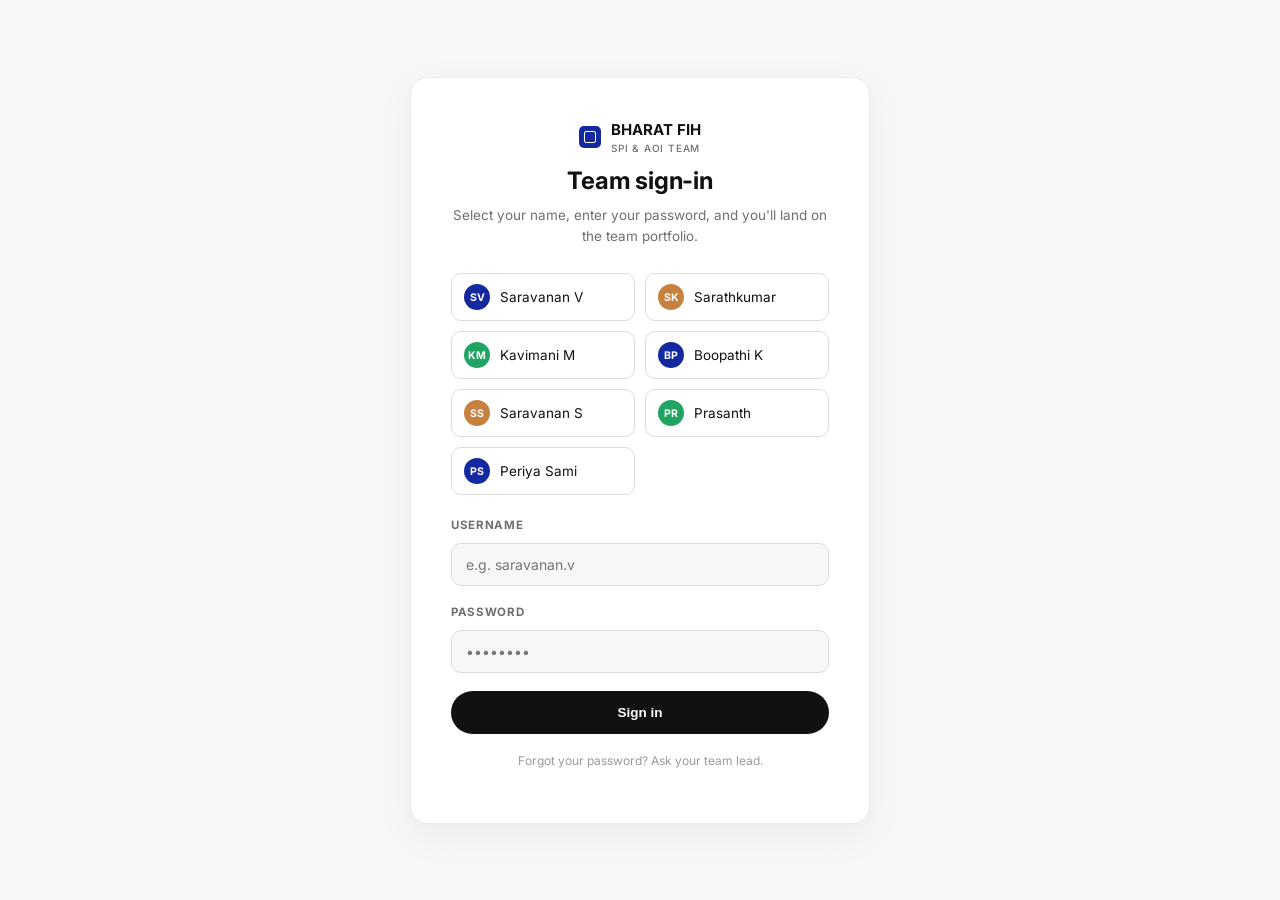
<file: index.html>
<!doctype html>
<html lang="en">
<head>
<meta charset="UTF-8">
<meta name="viewport" content="width=device-width, initial-scale=1.0">
<title>Bharat FIH · AOI Team Portal</title>
<link rel="preconnect" href="https://fonts.googleapis.com">
<link href="https://fonts.googleapis.com/css2?family=Inter:wght@400;500;600;700&display=swap" rel="stylesheet">
<link rel="stylesheet" href="css/style.css">
</head>
<body class="pcb-texture">

<div class="login-shell">
  <div class="login-card">
    <a href="index.html" class="brand">
      <span class="chip"></span>
      <span>
        BHARAT FIH
        <small>SPI &amp; AOI Team</small>
      </span>
    </a>

    <h2 class="login-title">Team sign-in</h2>
    <p class="login-sub">Select your name, enter your password, and you'll land on the team portfolio.</p>

    <div class="member-select" id="memberSelect"></div>

    <form id="loginForm">
      <div class="login-error" id="loginError"></div>
      <div class="field">
        <label for="usernameField">Username</label>
        <input type="text" id="usernameField" autocomplete="username" placeholder="e.g. saravanan.v" required>
      </div>
      <div class="field">
        <label for="passwordField">Password</label>
        <input type="password" id="passwordField" autocomplete="current-password" placeholder="••••••••" required>
      </div>
      <button type="submit" class="btn-primary">Sign in</button>
    </form>

    <p class="login-hint">Forgot your password? Ask your team lead.</p>
  </div>
</div>

<script src="js/members.js"></script>
<script src="js/auth.js"></script>
</body>
</html>
</file>
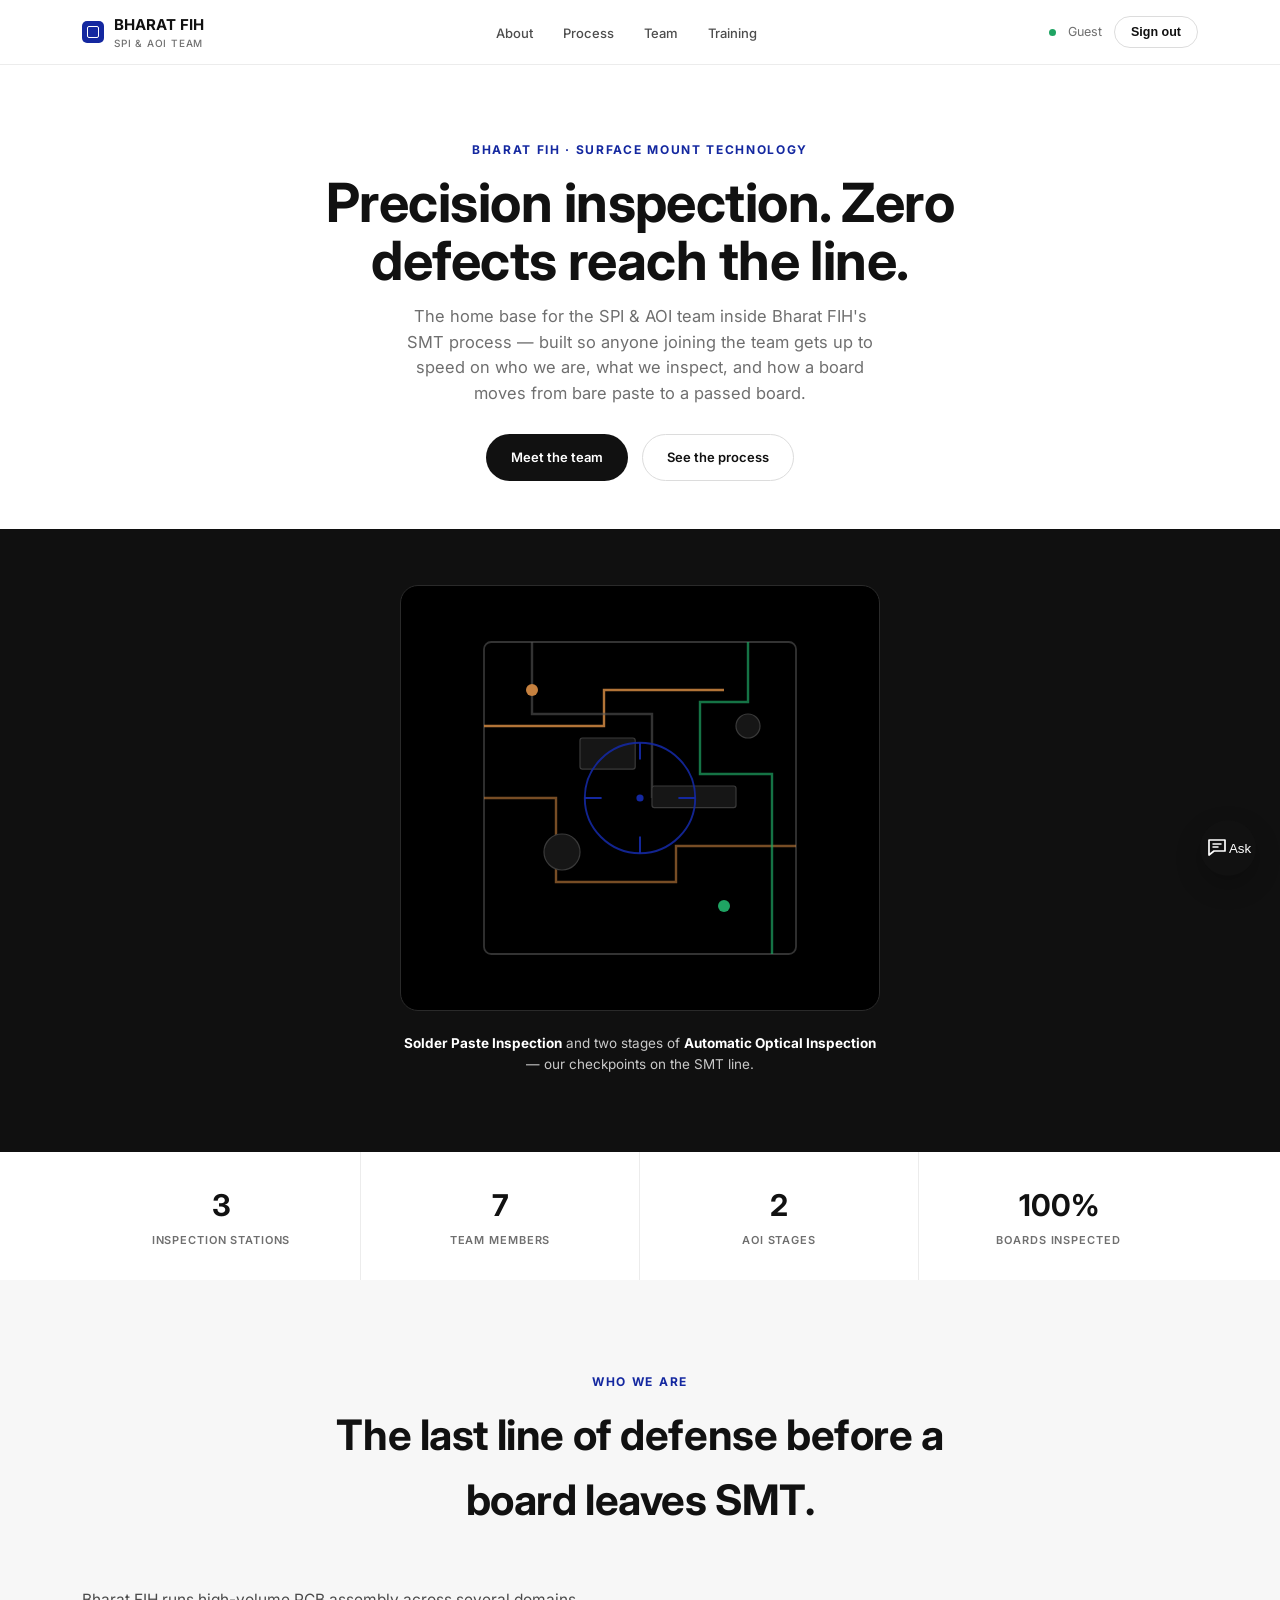
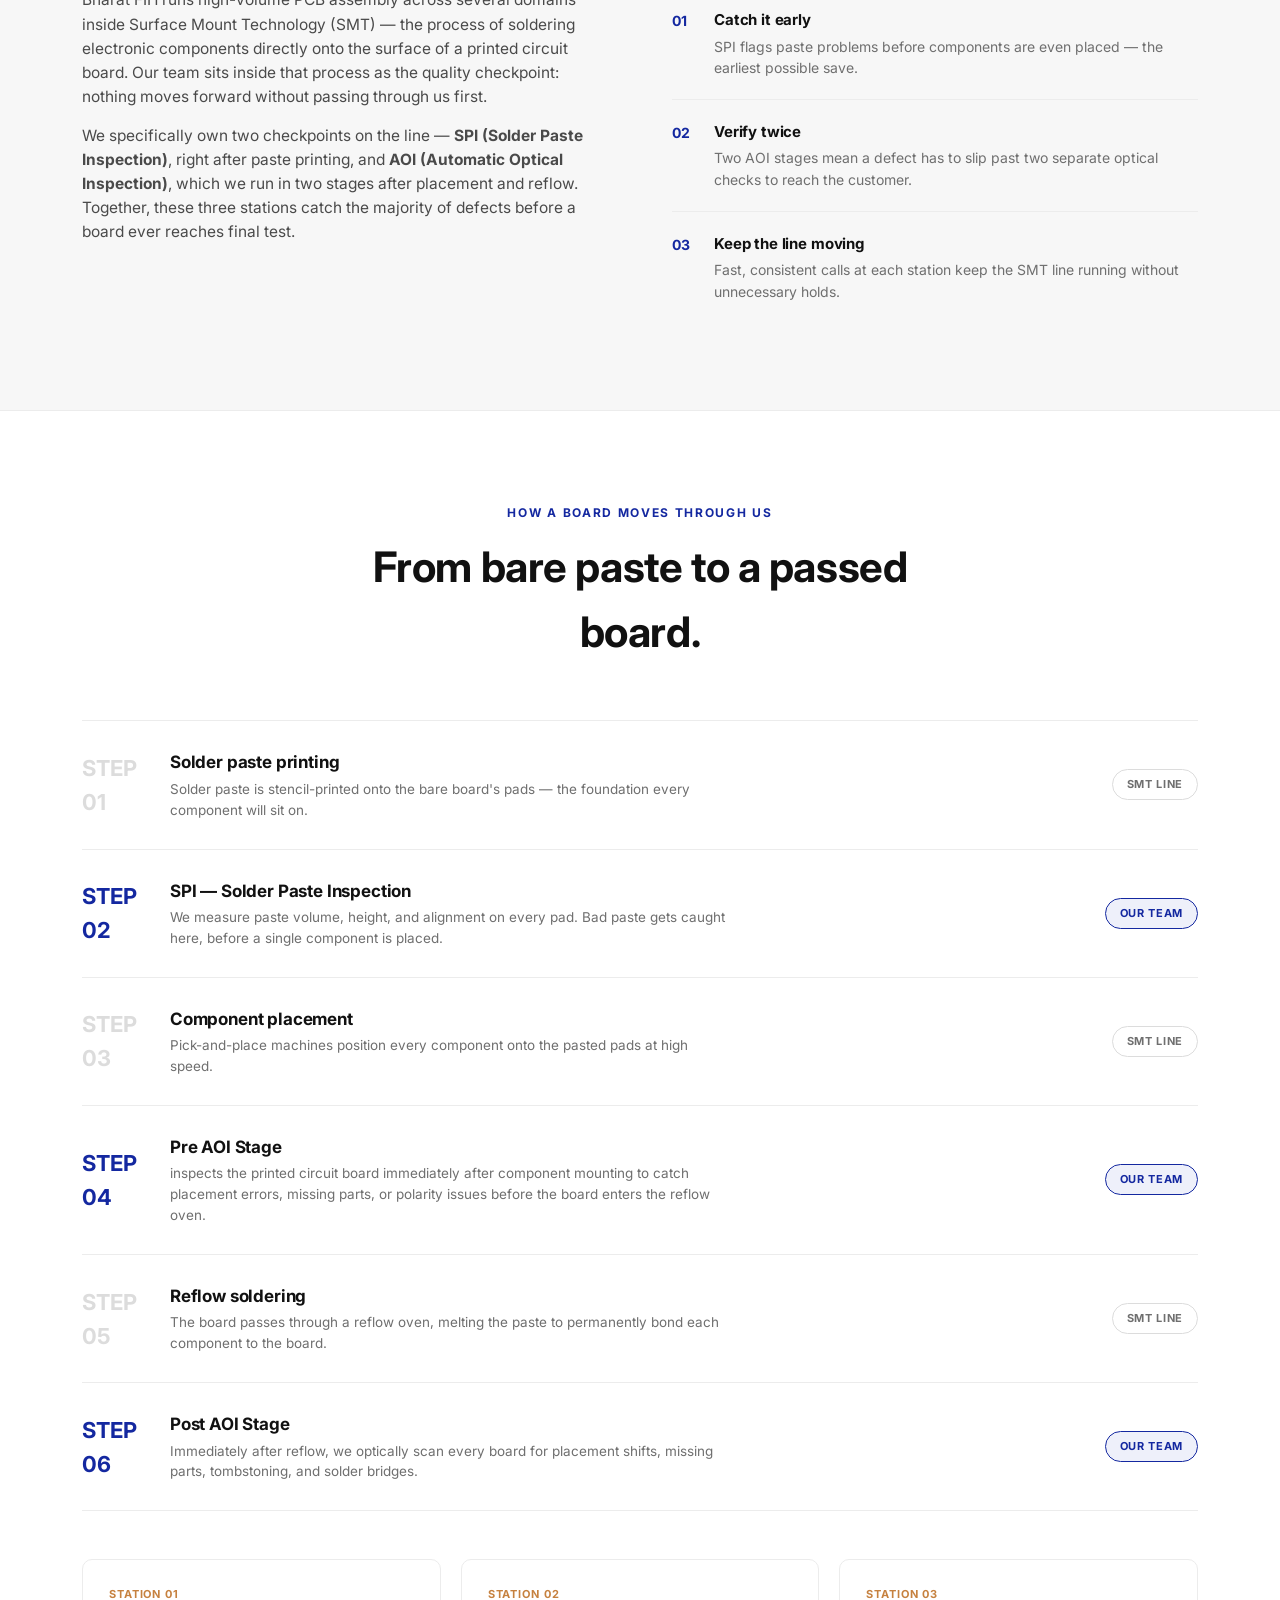
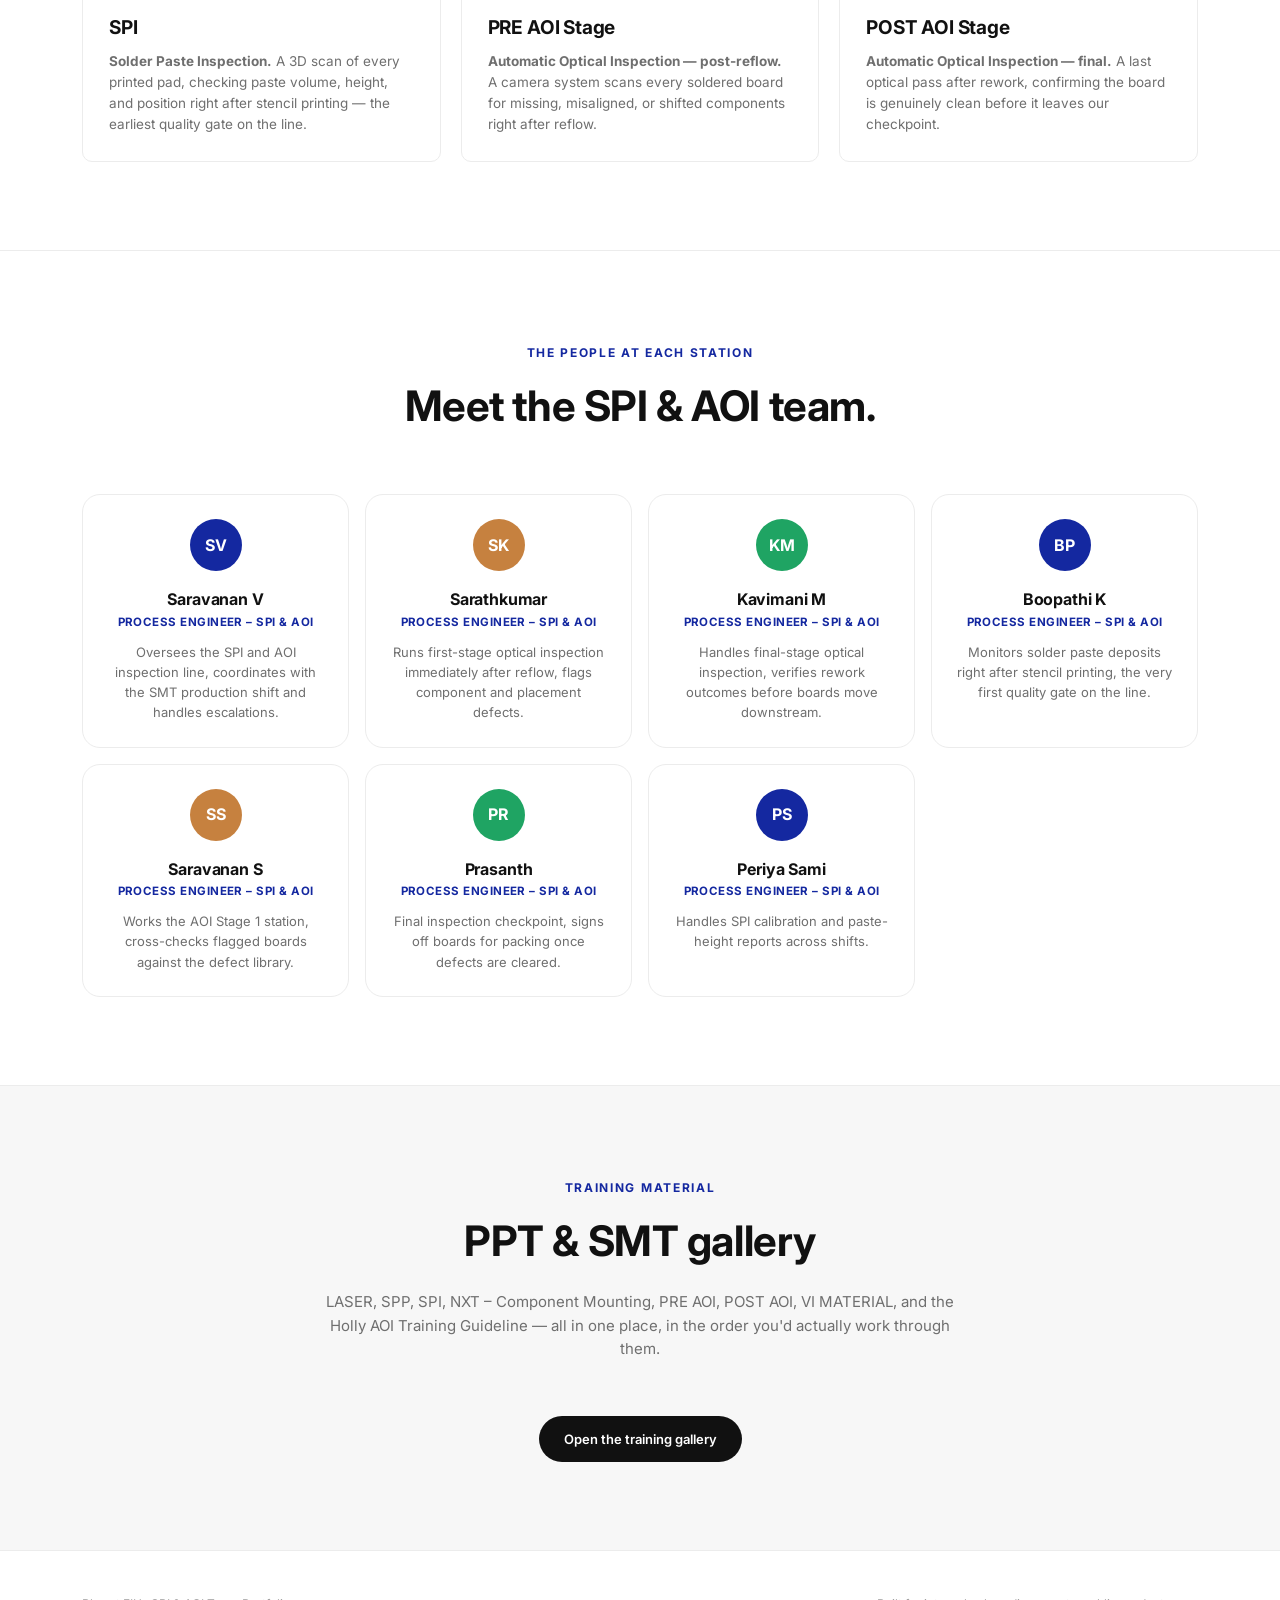
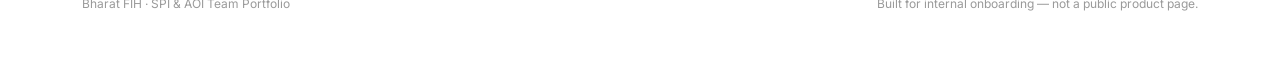
<file: portfolio.html>
<!doctype html>
<html lang="en">
<head>
<meta charset="UTF-8">
<meta name="viewport" content="width=device-width, initial-scale=1.0">
<title>Bharat FIH · SPI & AOI Team Portfolio</title>
<link rel="preconnect" href="https://fonts.googleapis.com">
<link href="https://fonts.googleapis.com/css2?family=Inter:wght@400;500;600;700&display=swap" rel="stylesheet">
<link rel="stylesheet" href="css/style.css">
</head>
<body>

<nav class="topnav">
  <div class="wrap">
    <a href="portfolio.html" class="brand">
      <span class="chip"></span>
      <span>BHARAT FIH<small>SPI &amp; AOI Team</small></span>
    </a>
    <ul class="navlinks">
      <li><a href="#about">About</a></li>
      <li><a href="#process">Process</a></li>
      <li><a href="#team">Team</a></li>
      <li><a href="training.html">Training</a></li>
    </ul>
    <div class="nav-user">
      <span class="dot"></span>
      <span id="navUserLabel">Guest</span>
      <button class="btn-ghost" id="logoutBtn">Sign out</button>
    </div>
  </div>
</nav>

<!-- ============================= HERO ============================= -->
<header class="hero">
  <div class="wrap">
    <span class="eyebrow">Bharat FIH · Surface Mount Technology</span>
    <h1>Precision inspection. Zero defects reach the line.</h1>
    <p class="lead">
      The home base for the SPI &amp; AOI team inside Bharat FIH's SMT process — built so
      anyone joining the team gets up to speed on who we are, what we inspect, and how a
      board moves from bare paste to a passed board.
    </p>
    <div class="hero-ctas">
      <a href="#team" class="btn btn-dark">Meet the team</a>
      <a href="#process" class="btn btn-outline">See the process</a>
    </div>
  </div>

  <div class="showcase">
    <div class="showcase-inner">
      <div class="pcb-card">
        <svg viewBox="0 0 300 300" fill="none" xmlns="http://www.w3.org/2000/svg" aria-hidden="true">
          <rect x="20" y="20" width="260" height="260" rx="6" stroke="#333" stroke-width="1.5"/>
          <path d="M20 90 H120 V60 H220" stroke="var(--copper)" stroke-width="2" opacity="0.9"/>
          <path d="M20 150 H80 V220 H180 V190 H280" stroke="var(--copper)" stroke-width="2" opacity="0.6"/>
          <path d="M60 20 V80 H160 V150" stroke="#555" stroke-width="2" opacity="0.6"/>
          <path d="M240 20 V70 H200 V130 H260 V280" stroke="var(--green)" stroke-width="2" opacity="0.7"/>
          <rect x="100" y="100" width="46" height="26" rx="2" fill="#161616" stroke="#3a3a3a"/>
          <rect x="160" y="140" width="70" height="18" rx="2" fill="#161616" stroke="#3a3a3a"/>
          <rect x="70" y="180" width="30" height="30" rx="15" fill="#161616" stroke="#3a3a3a"/>
          <circle cx="240" cy="90" r="10" fill="#161616" stroke="#3a3a3a"/>
          <circle cx="60" cy="60" r="5" fill="var(--copper)"/>
          <circle cx="220" cy="240" r="5" fill="var(--green)"/>
          <g>
            <circle cx="150" cy="150" r="46" stroke="var(--blue)" stroke-width="1.6" opacity="0.9"/>
            <circle cx="150" cy="150" r="3" fill="var(--blue)"/>
            <path d="M150 104 V118 M150 182 V196 M104 150 H118 M182 150 H196" stroke="var(--blue)" stroke-width="1.6"/>
          </g>
        </svg>
      </div>
      <p class="showcase-caption"><b>Solder Paste Inspection</b> and two stages of <b>Automatic Optical Inspection</b> — our checkpoints on the SMT line.</p>
    </div>
  </div>

  <div class="wrap">
    <div class="stats">
      <div class="stat"><div class="num">3</div><div class="lbl">Inspection stations</div></div>
      <div class="stat"><div class="num">7</div><div class="lbl">Team members</div></div>
      <div class="stat"><div class="num">2</div><div class="lbl">AOI stages</div></div>
      <div class="stat"><div class="num">100%</div><div class="lbl">Boards inspected</div></div>
    </div>
  </div>
</header>

<!-- ============================= ABOUT ============================= -->
<section class="section soft" id="about">
  <div class="wrap">
    <div class="section-head">
      <span class="eyebrow">Who we are</span>
      <h2>The last line of defense before a board leaves SMT.</h2>
    </div>
    <div class="about-grid">
      <div>
        <p>
          Bharat FIH runs high-volume PCB assembly across several domains inside Surface Mount
          Technology (SMT) — the process of soldering electronic components directly onto the
          surface of a printed circuit board. Our team sits inside that process as the
          quality checkpoint: nothing moves forward without passing through us first.
        </p>
        <p>
          We specifically own two checkpoints on the line — <strong>SPI (Solder Paste Inspection)</strong>,
          right after paste printing, and <strong>AOI (Automatic Optical Inspection)</strong>,
          which we run in two stages after placement and reflow. Together, these three stations
          catch the majority of defects before a board ever reaches final test.
        </p>
      </div>
      <div>
        <div class="pillar">
          <div class="idx">01</div>
          <div><h4>Catch it early</h4><p>SPI flags paste problems before components are even placed — the earliest possible save.</p></div>
        </div>
        <div class="pillar">
          <div class="idx">02</div>
          <div><h4>Verify twice</h4><p>Two AOI stages mean a defect has to slip past two separate optical checks to reach the customer.</p></div>
        </div>
        <div class="pillar">
          <div class="idx">03</div>
          <div><h4>Keep the line moving</h4><p>Fast, consistent calls at each station keep the SMT line running without unnecessary holds.</p></div>
        </div>
      </div>
    </div>
  </div>
</section>

<!-- ============================= PROCESS ============================= -->
<section class="section" id="process">
  <div class="wrap">
    <div class="section-head">
      <span class="eyebrow">How a board moves through us</span>
      <h2>From bare paste to a passed board.</h2>
    </div>

    <div class="flow">
      <div class="flow-step">
        <div class="step-idx">STEP 01</div>
        <div class="step-body">
          <h4>Solder paste printing</h4>
          <p>Solder paste is stencil-printed onto the bare board's pads — the foundation every component will sit on.</p>
        </div>
        <div class="step-tag">SMT line</div>
      </div>

      <div class="flow-step owned">
        <div class="step-idx">STEP 02</div>
        <div class="step-body">
          <h4>SPI — Solder Paste Inspection</h4>
          <p>We measure paste volume, height, and alignment on every pad. Bad paste gets caught here, before a single component is placed.</p>
        </div>
        <div class="step-tag">Our team</div>
      </div>

      <div class="flow-step">
        <div class="step-idx">STEP 03</div>
        <div class="step-body">
          <h4>Component placement</h4>
          <p>Pick-and-place machines position every component onto the pasted pads at high speed.</p>
        </div>
        <div class="step-tag">SMT line</div>
      </div>

      <div class="flow-step owned">
        <div class="step-idx">STEP 04</div>
        <div class="step-body">
          <h4>Pre AOI Stage</h4>
          <p>inspects the printed circuit board immediately after component mounting to catch placement errors, missing parts, or polarity issues before the board enters the reflow oven.</p>
        </div>
        <div class="step-tag">Our team</div>
      </div>

      <div class="flow-step">
        <div class="step-idx">STEP 05</div>
        <div class="step-body">
          <h4>Reflow soldering</h4>
          <p>The board passes through a reflow oven, melting the paste to permanently bond each component to the board.</p>
        </div>
        <div class="step-tag">SMT line</div>
      </div>

      <div class="flow-step owned">
        <div class="step-idx">STEP 06</div>
        <div class="step-body">
          <h4>Post AOI Stage</h4>
          <p>Immediately after reflow, we optically scan every board for placement shifts, missing parts, tombstoning, and solder bridges.</p>
        </div>
        <div class="step-tag">Our team</div>
      </div>
    </div>

    <div class="def-grid">
      <div class="def-card">
        <div class="tag">STATION 01</div>
        <h4>SPI</h4>
        <p><strong>Solder Paste Inspection.</strong> A 3D scan of every printed pad, checking paste volume, height, and position right after stencil printing — the earliest quality gate on the line.</p>
      </div>
      <div class="def-card">
        <div class="tag">STATION 02</div>
        <h4>PRE AOI Stage</h4>
        <p><strong>Automatic Optical Inspection — post-reflow.</strong> A camera system scans every soldered board for missing, misaligned, or shifted components right after reflow.</p>
      </div>
      <div class="def-card">
        <div class="tag">STATION 03</div>
        <h4>POST AOI Stage</h4>
        <p><strong>Automatic Optical Inspection — final.</strong> A last optical pass after rework, confirming the board is genuinely clean before it leaves our checkpoint.</p>
      </div>
    </div>
  </div>
</section>

<!-- ============================= TEAM ============================= -->
<section class="section" id="team">
  <div class="wrap">
    <div class="section-head">
      <span class="eyebrow">The people at each station</span>
      <h2>Meet the SPI &amp; AOI team.</h2>
    </div>
    <div class="team-grid" id="teamGrid"></div>
  </div>
</section>

<!-- ============================= RESOURCES / PPT TEASER ============================= -->
<section class="section soft" id="resources">
  <div class="wrap">
    <div class="section-head">
      <span class="eyebrow">Training material</span>
      <h2>PPT & SMT gallery</h2>
      <p style="margin-top:10px;">LASER, SPP, SPI, NXT – Component Mounting, PRE AOI, POST AOI, VI MATERIAL, and the Holly AOI Training Guideline — all in one place, in the order you'd actually work through them.</p>
    </div>
    <div style="text-align:center;">
      <a href="training.html" class="btn btn-dark">Open the training gallery</a>
    </div>
  </div>
</section>

<footer>
  <div class="wrap">
    <p>Bharat FIH · SPI &amp; AOI Team Portfolio</p>
    <p>Built for internal onboarding — not a public product page.</p>
  </div>
</footer>

<script src="js/members.js"></script>
<script src="js/training-data.js"></script>
<script src="js/main.js"></script>
<script src="js/chatbot.js"></script>
</body>
</html>
</file>
<file: css/style.css>
:root{
  --bg:        #ffffff;
  --bg-soft:   #f7f7f7;
  --panel:     #101010;
  --panel-2:   #1c1c1c;

  --ink:       #111111;
  --muted:     #6f6f6f;
  --muted-2:   #9a9a9a;
  --line:      #ececec;
  --line-2:    #dcdcdc;

  --blue:      #1428a0;
  --blue-dark: #0d1c73;
  --copper:    #c6813f;
  --green:     #1fa463;
  --cyan:      #1f9ba8;

  --radius-pill: 999px;
  --radius:      10px;
  --radius-lg:   18px;

  --font: "Inter", -apple-system, "Helvetica Neue", Arial, sans-serif;
}

*{ box-sizing:border-box; }
html{ scroll-behavior:smooth; }
body{
  margin:0;
  background:var(--bg);
  color:var(--ink);
  font-family:var(--font);
  line-height:1.55;
  -webkit-font-smoothing:antialiased;
}
img{ max-width:100%; display:block; }
a{ color:inherit; text-decoration:none; }
::selection{ background:var(--blue); color:#fff; }

a:focus-visible, button:focus-visible, input:focus-visible{
  outline:2px solid var(--blue);
  outline-offset:3px;
}
@media (prefers-reduced-motion: reduce){
  *{ animation-duration:0.01ms !important; animation-iteration-count:1 !important; transition-duration:0.01ms !important; scroll-behavior:auto !important; }
}

.wrap{ max-width:1180px; margin:0 auto; padding:0 32px; }
.eyebrow{
  font-size:12px; font-weight:700; letter-spacing:0.14em; text-transform:uppercase;
  color:var(--blue);
}
h1,h2,h3,h4{ font-family:var(--font); font-weight:700; letter-spacing:-0.01em; margin:0 0 0.4em; color:var(--ink); }
p{ color:var(--muted); margin:0 0 1em; }
.section{ padding:88px 0; border-bottom:1px solid var(--line); }
.section.soft{ background:var(--bg-soft); }
.section-head{ text-align:center; max-width:640px; margin:0 auto 56px; }
.section-head h2{ font-size:clamp(28px,3.6vw,42px); margin-top:10px; }
.section-head p{ font-size:15px; }

.btn{
  display:inline-flex; align-items:center; gap:8px;
  padding:12px 24px; border-radius:var(--radius-pill);
  font-size:13px; font-weight:600; cursor:pointer; border:1px solid transparent;
}
.btn-dark{ background:var(--ink); color:#fff; }
.btn-dark:hover{ background:#000; }
.btn-outline{ background:transparent; color:var(--ink); border-color:var(--line-2); }
.btn-outline:hover{ border-color:var(--ink); }
.link-arrow{ color:var(--blue); font-weight:600; font-size:13.5px; }
.link-arrow:hover{ text-decoration:underline; }

.topnav{
  position:sticky; top:0; z-index:50;
  background:rgba(255,255,255,0.85);
  backdrop-filter:blur(14px);
  border-bottom:1px solid var(--line);
}
.topnav .wrap{ display:flex; align-items:center; justify-content:space-between; height:64px; }
.brand{ display:flex; align-items:center; gap:10px; font-weight:700; font-size:15px; color:var(--ink); }
.brand .chip{ width:22px; height:22px; border-radius:5px; background:var(--blue); position:relative; flex:none; }
.brand .chip::after{ content:""; position:absolute; inset:5px; border:1.5px solid #fff; border-radius:2px; }
.brand small{ display:block; font-weight:500; font-size:10px; letter-spacing:0.08em; color:var(--muted); text-transform:uppercase; }
.navlinks{ display:flex; gap:30px; list-style:none; margin:0; padding:0; }
.navlinks a{ font-size:13px; font-weight:500; color:var(--ink); opacity:0.75; }
.navlinks a:hover{ opacity:1; color:var(--blue); }
.nav-user{ display:flex; align-items:center; gap:12px; font-size:12.5px; color:var(--muted); }
.nav-user .dot{ width:7px; height:7px; border-radius:50%; background:var(--green); }
.btn-ghost{
  border:1px solid var(--line-2); background:transparent; color:var(--ink);
  padding:8px 16px; border-radius:var(--radius-pill); font-size:12.5px; cursor:pointer; font-weight:600;
}
.btn-ghost:hover{ border-color:var(--ink); }

.hero{ padding:76px 0 0; text-align:center; }
.hero .eyebrow{ display:block; margin-bottom:14px; }
.hero h1{ font-size:clamp(34px,5.2vw,54px); line-height:1.08; max-width:820px; margin:0 auto 14px; }
.hero .lead{ font-size:16.5px; max-width:480px; margin:0 auto 28px; }
.hero-ctas{ display:flex; gap:14px; justify-content:center; margin-bottom:48px; }

.showcase{
  background:var(--panel); border-radius:0;
  padding:56px 24px 64px;
  position:relative; overflow:hidden;
}
.showcase-inner{ max-width:480px; margin:0 auto; position:relative; z-index:2; }
.showcase .pcb-card{
  background:#000; border-radius:var(--radius-lg); border:1px solid #2a2a2a;
  padding:32px; display:flex; align-items:center; justify-content:center;
}
.showcase .pcb-card svg{ width:100%; height:auto; max-width:360px; }
.showcase-caption{ margin-top:22px; color:#c9c9c9; font-size:13.5px; }
.showcase-caption b{ color:#fff; }

.stats{ display:grid; grid-template-columns:repeat(4,1fr); }
.stat{ padding:30px 20px; text-align:center; border-right:1px solid var(--line); }
.stat:last-child{ border-right:none; }
.stat .num{ font-size:30px; font-weight:700; color:var(--ink); }
.stat .lbl{ font-size:11px; font-weight:600; text-transform:uppercase; letter-spacing:0.08em; color:var(--muted); margin-top:4px; }

.about-grid{ display:grid; grid-template-columns:1fr 1fr; gap:64px; align-items:start; }
.about-grid > div:first-child p{ color:var(--ink); opacity:0.75; font-size:15.5px; }
.pillar{ display:flex; gap:16px; padding:20px 0; border-top:1px solid var(--line); }
.pillar:first-child{ border-top:none; }
.pillar .idx{ font-weight:700; color:var(--blue); font-size:14px; padding-top:2px; flex:none; width:26px; }
.pillar h4{ font-size:15px; margin-bottom:4px; }
.pillar p{ font-size:14px; margin:0; }

.flow{ border-top:1px solid var(--line); }
.flow-step{
  display:grid; grid-template-columns:64px 1fr auto; gap:24px; align-items:center;
  padding:28px 0; border-bottom:1px solid var(--line);
}
.flow-step .step-idx{ font-size:22px; font-weight:700; color:var(--line-2); }
.flow-step.owned .step-idx{ color:var(--blue); }
.flow-step .step-body h4{ font-size:17px; margin-bottom:3px; }
.flow-step .step-body p{ font-size:13.5px; margin:0; max-width:560px; }
.flow-step .step-tag{
  font-size:11px; font-weight:700; text-transform:uppercase; letter-spacing:0.06em;
  padding:6px 14px; border-radius:var(--radius-pill); border:1px solid var(--line-2); color:var(--muted); white-space:nowrap;
}
.flow-step.owned .step-tag{ color:var(--blue); border-color:var(--blue); background:#eef0fa; }

.def-grid{ display:grid; grid-template-columns:repeat(3,1fr); gap:20px; margin-top:48px; }
.def-card{ background:#fff; border:1px solid var(--line); border-radius:var(--radius); padding:26px; }
.def-card .tag{ font-size:11px; font-weight:700; color:var(--copper); letter-spacing:0.08em; text-transform:uppercase; }
.def-card h4{ font-size:19px; margin:10px 0 8px; }
.def-card p{ font-size:13.5px; margin:0; }

.team-grid{ display:grid; grid-template-columns:repeat(4, 1fr); gap:16px; }
.member-card{
  background:#fff; border:1px solid var(--line); border-radius:var(--radius-lg);
  padding:24px; text-align:center; position:relative;
  transition:box-shadow .15s ease, transform .15s ease;
}
.member-card:hover{ box-shadow:0 8px 24px rgba(0,0,0,0.06); transform:translateY(-2px); }
.avatar{
  width:52px; height:52px; border-radius:50%; margin:0 auto 16px;
  display:flex; align-items:center; justify-content:center;
  font-weight:700; font-size:16px; color:#fff;
}
.member-card h4{ font-size:16px; margin-bottom:2px; }
.member-card .role{ font-size:11.5px; font-weight:700; color:var(--blue); letter-spacing:0.04em; text-transform:uppercase; margin-bottom:10px; display:block; }
.member-card .desc{ font-size:13px; color:var(--muted); margin:0; }
.member-card.is-you{ border-color:var(--blue); box-shadow:0 0 0 1px var(--blue) inset; }
.member-card .you-flag{
  position:absolute; top:14px; right:14px; font-size:9.5px; font-weight:700;
  letter-spacing:0.06em; color:var(--blue); border:1px solid var(--blue); padding:3px 8px; border-radius:var(--radius-pill);
}

.res-grid{ display:grid; grid-template-columns:repeat(3,1fr); gap:20px; }
.res-card{
  border:1px dashed var(--line-2); border-radius:var(--radius); padding:24px;
  display:flex; flex-direction:column; gap:10px; background:#fff;
}
.res-card h4{ font-size:15px; margin:0; }
.res-card p{ font-size:13px; margin:0; }
.res-card .status{ font-size:10.5px; font-weight:700; color:var(--muted-2); letter-spacing:0.06em; text-transform:uppercase; margin-top:auto; }

footer{ padding:44px 0; }
footer .wrap{ display:flex; justify-content:space-between; align-items:center; flex-wrap:wrap; gap:14px; }
footer p{ font-size:12px; color:var(--muted-2); margin:0; }

.login-shell{ min-height:100vh; display:flex; align-items:center; justify-content:center; padding:40px 20px; background:var(--bg-soft); }
.login-card{ width:100%; max-width:460px; background:#fff; border:1px solid var(--line); border-radius:var(--radius-lg); padding:40px; box-shadow:0 12px 40px rgba(0,0,0,0.05); }
.login-card .brand{ justify-content:center; margin-bottom:6px; }
.login-title{ text-align:center; margin-bottom:6px; }
.login-sub{ text-align:center; font-size:13.5px; margin-bottom:26px; }
.member-select{ display:grid; grid-template-columns:repeat(2,1fr); gap:10px; margin-bottom:22px; }
.member-pill{
  display:flex; align-items:center; gap:10px; padding:10px 12px;
  border:1px solid var(--line-2); border-radius:var(--radius); background:transparent; color:var(--ink);
  cursor:pointer; font-family:var(--font); font-size:13.5px; text-align:left;
}
.member-pill .mini-avatar{
  width:26px; height:26px; border-radius:50%; flex:none;
  display:flex; align-items:center; justify-content:center; font-size:10.5px; color:#fff; font-weight:700;
}
.member-pill.selected{ border-color:var(--blue); background:#eef0fa; }
.field{ margin-bottom:18px; }
.field label{ display:block; font-size:11.5px; font-weight:700; text-transform:uppercase; letter-spacing:0.06em; color:var(--muted); margin-bottom:8px; }
.field input{
  width:100%; background:var(--bg-soft); border:1px solid var(--line-2); border-radius:var(--radius);
  padding:12px 14px; color:var(--ink); font-size:14px; font-family:var(--font);
}
.field input:focus{ border-color:var(--blue); outline:none; }
.btn-primary{
  width:100%; padding:14px; background:var(--ink); color:#fff; border:none; border-radius:var(--radius-pill);
  font-weight:700; font-size:13.5px; cursor:pointer; transition:background .15s ease;
}
.btn-primary:hover{ background:#000; }
.login-error{
  display:none; font-size:12.5px; color:#a02020;
  background:#fdeeee; border:1px solid #f3caca; padding:10px 12px; border-radius:var(--radius); margin-bottom:16px;
}
.login-hint{ text-align:center; margin-top:18px; font-size:12px; color:var(--muted-2); }

@media (max-width: 980px){
  .about-grid{ grid-template-columns:1fr; }
  .def-grid{ grid-template-columns:1fr; }
  .team-grid{ grid-template-columns:repeat(2,1fr); }
  .res-grid{ grid-template-columns:1fr; }
  .stats{ grid-template-columns:repeat(2,1fr); }
  .stat:nth-child(2n){ border-right:none; }
  .navlinks{ display:none; }
}
@media (max-width: 560px){
  .wrap{ padding:0 18px; }
  .section{ padding:64px 0; }
  .team-grid{ grid-template-columns:1fr; }
  .flow-step{ grid-template-columns:1fr; gap:10px; text-align:left; }
  .member-select{ grid-template-columns:1fr; }
  .hero-ctas{ flex-direction:column; align-items:center; }
}

/* ============================================================
   TRAINING GALLERY
   ============================================================ */
.gallery-grid{ display:grid; grid-template-columns:repeat(4, 1fr); gap:18px; }
.gallery-card{
  background:#fff; border:1px solid var(--line); border-radius:var(--radius-lg);
  overflow:hidden; display:flex; flex-direction:column;
  transition:box-shadow .15s ease, transform .15s ease;
}
.gallery-card:hover{ box-shadow:0 10px 26px rgba(0,0,0,0.06); transform:translateY(-2px); }
.gallery-thumb{
  height:110px; display:flex; align-items:center; justify-content:center;
  background:var(--bg-soft); color:var(--muted-2);
}
.gallery-thumb.ppt{ background:#eef0fa; color:var(--blue); }
.gallery-thumb.image{ background:#fbeee0; color:var(--copper); }
.gallery-body{ padding:18px 18px 20px; position:relative; }
.gallery-idx{ font-size:11px; font-weight:700; color:var(--muted-2); letter-spacing:0.06em; }
.gallery-body h4{ font-size:15px; margin:6px 0 4px; }
.gallery-type{ font-size:11px; font-weight:600; color:var(--muted); text-transform:uppercase; letter-spacing:0.05em; display:block; margin-bottom:14px; }
.gallery-action{
  display:inline-block; font-size:12.5px; font-weight:700; color:var(--blue);
}
.gallery-action[data-status="missing"]{ color:var(--muted-2); cursor:default; }
.gallery-action[data-status="pending"]{ color:var(--muted-2); }

@media (max-width: 980px){
  .gallery-grid{ grid-template-columns:repeat(2,1fr); }
}
@media (max-width: 560px){
  .gallery-grid{ grid-template-columns:1fr; }
}

/* ============================================================
   INTERNAL FAQ CHATBOT
   ============================================================ */
.chat-bubble{
  position:fixed; bottom:24px; right:24px; z-index:100;
  width:56px; height:56px; border-radius:50%;
  background:var(--ink); color:#fff; border:none; cursor:pointer;
  display:flex; align-items:center; justify-content:center;
  box-shadow:0 10px 26px rgba(0,0,0,0.22);
}
.chat-bubble:hover{ background:#000; }
.chat-panel{
  position:fixed; bottom:92px; right:24px; z-index:100;
  width:340px; max-width:calc(100vw - 32px); height:440px; max-height:70vh;
  background:#fff; border:1px solid var(--line); border-radius:var(--radius-lg);
  box-shadow:0 18px 48px rgba(0,0,0,0.18);
  display:none; flex-direction:column; overflow:hidden;
}
.chat-panel.open{ display:flex; }
.chat-head{
  padding:14px 16px; border-bottom:1px solid var(--line);
  display:flex; align-items:center; justify-content:space-between;
}
.chat-head-title{ display:flex; align-items:center; gap:8px; }
.chat-head-title .dot{ width:7px; height:7px; border-radius:50%; background:var(--green); }
.chat-head-title span{ font-size:13px; font-weight:700; }
.chat-close{ background:none; border:none; cursor:pointer; color:var(--muted); font-size:15px; }
.chat-messages{ flex:1; overflow-y:auto; padding:16px; display:flex; flex-direction:column; gap:10px; }
.chat-msg{ max-width:82%; font-size:13px; line-height:1.5; padding:10px 12px; border-radius:14px; }
.chat-msg.bot{ background:var(--bg-soft); color:var(--ink); align-self:flex-start; border-bottom-left-radius:4px; }
.chat-msg.user{ background:var(--blue); color:#fff; align-self:flex-end; border-bottom-right-radius:4px; }
.chat-suggestions{ display:flex; flex-wrap:wrap; gap:6px; padding:0 16px 12px; }
.chat-chip{
  font-size:11px; font-weight:600; color:var(--blue); background:#eef0fa;
  border:none; border-radius:var(--radius-pill); padding:6px 10px; cursor:pointer;
}
.chat-input-row{ display:flex; gap:8px; padding:12px; border-top:1px solid var(--line); }
.chat-input-row input{
  flex:1; border:1px solid var(--line-2); border-radius:var(--radius-pill);
  padding:10px 14px; font-size:13px; font-family:var(--font); background:var(--bg-soft);
}
.chat-input-row input:focus{ outline:none; border-color:var(--blue); }
.chat-send{
  width:38px; height:38px; border-radius:50%; border:none; background:var(--ink); color:#fff; cursor:pointer; flex:none;
}
.chat-send:hover{ background:#000; }
</file>
